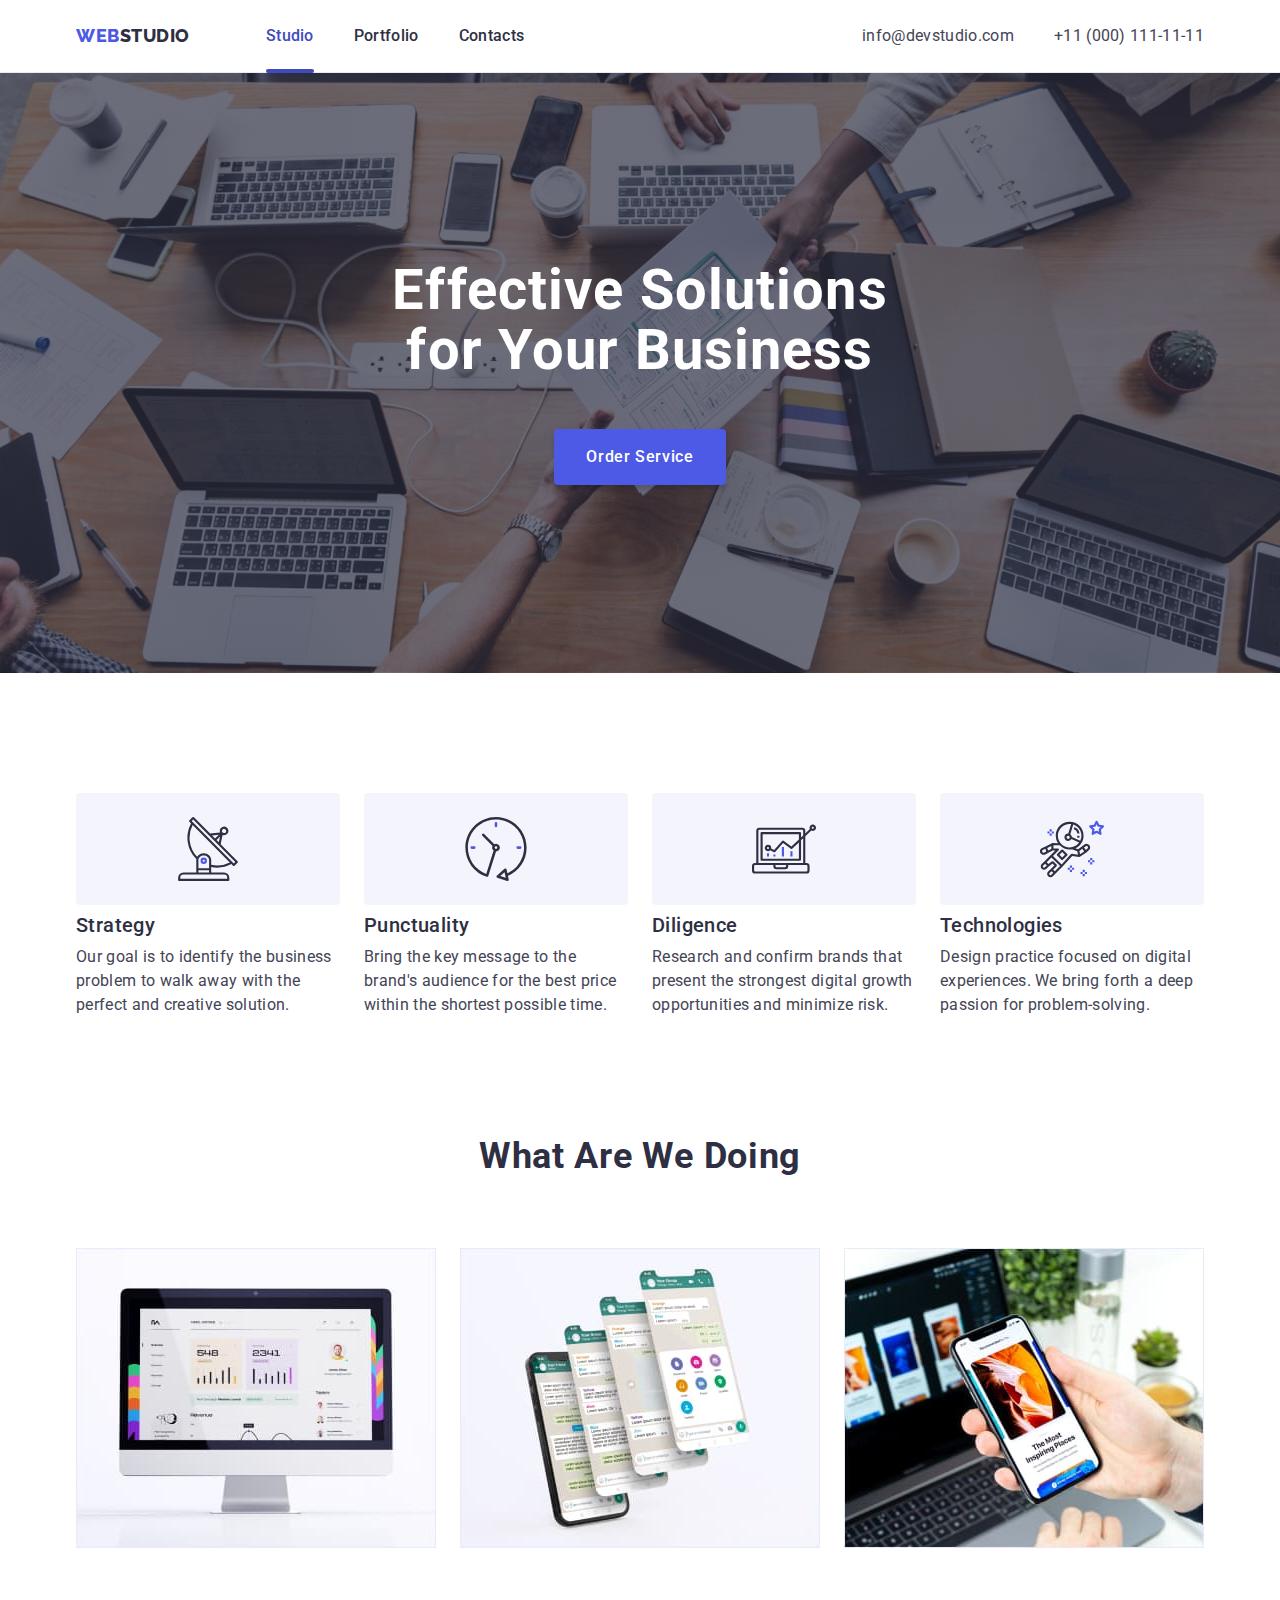
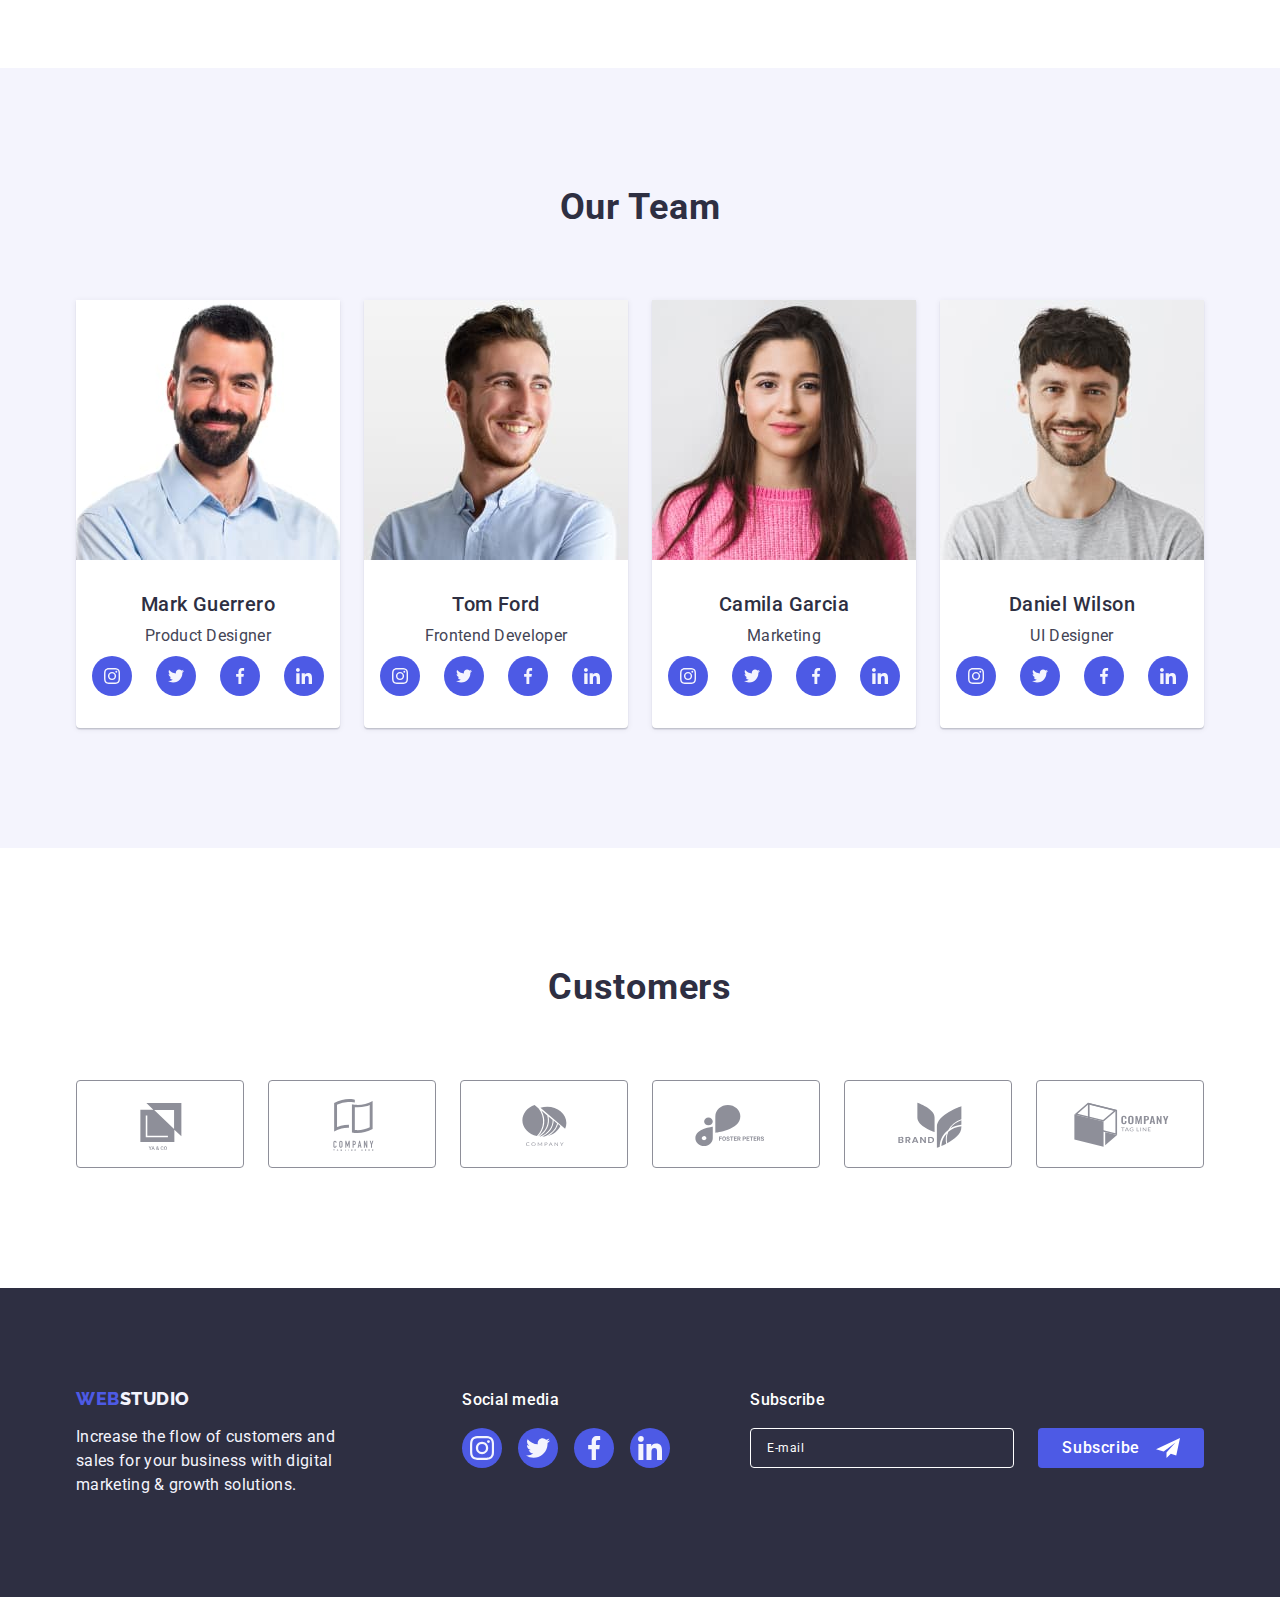
<file: index.html>
<!DOCTYPE html>
<html lang="en">
  <head>
    <meta charset="UTF-8" />
    <meta http-equiv="X-UA-Compatible" content="IE=edge" />
    <meta name="viewport" content="width=device-width, initial-scale=1.0" />
    <title>Студія</title>
    <link rel="preconnect" href="https://fonts.googleapis.com" />
    <link rel="preconnect" href="https://fonts.gstatic.com" crossorigin />
    <link
      href="https://fonts.googleapis.com/css2?family=Raleway:wght@800&family=Roboto:wght@400;500;700;900&display=swap"
      rel="stylesheet"
    />
    <link
      rel="stylesheet"
      href="https://cdnjs.cloudflare.com/ajax/libs/modern-normalize/1.1.0/modern-normalize.min.css"
    />
    <link rel="stylesheet" href="./css/styles.css" />
  </head>
  <body>
    <!-- Header -->
    <header class="page-header">
      <div class="container page-header-nav">
        <nav class="page-nav">
          <a class="logo link page-header-logo" href="./index.html">
            Web<span class="header-logo-second-part">Studio</span>
          </a>

          <ul class="page-nav-list">
            <li class="page-nav-item">
              <a class="page-nav-link link current" href="./index.html"
                >Studio</a
              >
            </li>
            <li class="page-nav-item">
              <a class="page-nav-link link" href="./portfolio.html"
                >Portfolio</a
              >
            </li>
            <li class="page-nav-item">
              <a class="page-nav-link link" href="">Contacts</a>
            </li>
          </ul>
        </nav>

        <address class="contacts">
          <ul class="contact-list">
            <li class="contact-item">
              <a class="contact-link link" href="mailto:info@devstudio.com"
                >info@devstudio.com</a
              >
            </li>
            <li class="contact-item">
              <a class="contact-link link" href="tel:+110001111111"
                >+11 (000) 111-11-11</a
              >
            </li>
          </ul>
        </address>
      </div>
    </header>
    <!-- Main -->
    <main>
      <!-- Hero -->
      <section class="hero-section">
        <div class="container">
          <h1 class="hero-title">Effective Solutions for Your Business</h1>
          <button class="modal-btn" type="button" data-modal-open>
            Order Service
          </button>
        </div>
      </section>
      <!-- About us -->
      <section class="section about-us-section">
        <div class="container">
          <h2 class="about-us-title visually-hidden">About us</h2>
          <ul class="about-us-list">
            <li class="about-us-item">
              <div class="about-us-top">
                <svg class="about-us-icon" width="64" height="64">
                  <use href="./images/icon.svg#antenna"></use>
                </svg>
              </div>
              <h3 class="about-us-title">Strategy</h3>
              <p class="about-us-text">
                Our goal is to identify the business problem to walk away with
                the perfect and creative solution.
              </p>
            </li>
            <li class="about-us-item">
              <div class="about-us-top">
                <svg class="about-us-icon" width="64" height="64">
                  <use href="./images/icon.svg#clock"></use>
                </svg>
              </div>
              <h3 class="about-us-title">Punctuality</h3>
              <p class="about-us-text">
                Bring the key message to the brand's audience for the best price
                within the shortest possible time.
              </p>
            </li>
            <li class="about-us-item">
              <div class="about-us-top">
                <svg class="about-us-icon" width="64" height="64">
                  <use href="./images/icon.svg#diagram"></use>
                </svg>
              </div>
              <h3 class="about-us-title">Diligence</h3>
              <p class="about-us-text">
                Research and confirm brands that present the strongest digital
                growth opportunities and minimize risk.
              </p>
            </li>
            <li class="about-us-item">
              <div class="about-us-top">
                <svg class="about-us-icon" width="64" height="64">
                  <use href="./images/icon.svg#astronaut"></use>
                </svg>
              </div>
              <h3 class="about-us-title">Technologies</h3>
              <p class="about-us-text">
                Design practice focused on digital experiences. We bring forth a
                deep passion for problem-solving.
              </p>
            </li>
          </ul>
        </div>
      </section>
      <!-- What are we doing -->
      <section class="section products-section">
        <div class="container">
          <h2 class="section-title">What are we doing</h2>
          <ul class="products-list">
            <li class="products-item">
              <img
                class="products-img"
                src="./images/what-are-we-doing/computer.jpg"
                alt="Computer monitor showing a website"
                width="360"
                height="300"
              />
            </li>
            <li class="products-item">
              <img
                class="products-img"
                src="./images/what-are-we-doing/phone.jpg"
                alt="Smartphone with a messaging app shown on the screen"
                width="360"
                height="300"
              />
            </li>
            <li class="products-item">
              <img
                class="products-img"
                src="./images/what-are-we-doing/laptop.jpg"
                alt="Smartphone in a person's hand and a laptop on a table"
                width="360"
                height="300"
              />
            </li>
          </ul>
        </div>
      </section>
      <!-- Our Team -->
      <section class="section our-team-section">
        <div class="container">
          <h2 class="section-title">Our Team</h2>
          <ul class="our-team-list">
            <li class="our-team-item">
              <img
                class="our-team-img"
                src="./images/our-team/mark-guerrero.jpg"
                alt="Portrait photo of Mark Guerrero"
                width="264"
                height="260"
              />
              <div class="our-team-content">
                <h3 class="our-team-name">Mark Guerrero</h3>
                <p class="our-team-position">Product Designer</p>
                <ul class="team-social-list">
                  <li class="team-social-item">
                    <a
                      class="team-social-link"
                      href=""
                      target="_blank"
                      rel="noopener noreferrer"
                      aria-label="Instagram"
                    >
                      <svg class="team-social-icon" width="16" height="16">
                        <use href="./images/icon.svg#instagram"></use>
                      </svg>
                    </a>
                  </li>
                  <li class="team-social-item">
                    <a
                      class="team-social-link"
                      href=""
                      target="_blank"
                      rel="noopener noreferrer"
                      aria-label="Twitter"
                    >
                      <svg class="team-social-icon" width="16" height="16">
                        <use href="./images/icon.svg#twitter"></use>
                      </svg>
                    </a>
                  </li>
                  <li class="team-social-item">
                    <a
                      class="team-social-link"
                      href=""
                      target="_blank"
                      rel="noopener noreferrer"
                      aria-label="Facebook"
                    >
                      <svg class="team-social-icon" width="16" height="16">
                        <use href="./images/icon.svg#facebook"></use>
                      </svg>
                    </a>
                  </li>
                  <li class="team-social-item">
                    <a
                      class="team-social-link"
                      href=""
                      target="_blank"
                      rel="noopener noreferrer"
                      aria-label="LinkedIn"
                    >
                      <svg class="team-social-icon" width="16" height="16">
                        <use href="./images/icon.svg#linkedin"></use>
                      </svg>
                    </a>
                  </li>
                </ul>
              </div>
            </li>
            <li class="our-team-item">
              <img
                class="our-team-img"
                src="./images/our-team/tom-ford.jpg"
                alt="Portrait photo of Tom Ford"
                width="264"
                height="260"
              />
              <div class="our-team-content">
                <h3 class="our-team-name">Tom Ford</h3>
                <p class="our-team-position">Frontend Developer</p>
                <ul class="team-social-list">
                  <li class="team-social-item">
                    <a
                      class="team-social-link"
                      href=""
                      target="_blank"
                      rel="noopener noreferrer"
                      aria-label="Instagram"
                    >
                      <svg class="team-social-icon" width="16" height="16">
                        <use href="./images/icon.svg#instagram"></use>
                      </svg>
                    </a>
                  </li>
                  <li class="team-social-item">
                    <a
                      class="team-social-link"
                      href=""
                      target="_blank"
                      rel="noopener noreferrer"
                      aria-label="Twitter"
                    >
                      <svg class="team-social-icon" width="16" height="16">
                        <use href="./images/icon.svg#twitter"></use>
                      </svg>
                    </a>
                  </li>
                  <li class="team-social-item">
                    <a
                      class="team-social-link"
                      href=""
                      target="_blank"
                      rel="noopener noreferrer"
                      aria-label="Facebook"
                    >
                      <svg class="team-social-icon" width="16" height="16">
                        <use href="./images/icon.svg#facebook"></use>
                      </svg>
                    </a>
                  </li>
                  <li class="team-social-item">
                    <a
                      class="team-social-link"
                      href=""
                      target="_blank"
                      rel="noopener noreferrer"
                      aria-label="LinkedIn"
                    >
                      <svg class="team-social-icon" width="16" height="16">
                        <use href="./images/icon.svg#linkedin"></use>
                      </svg>
                    </a>
                  </li>
                </ul>
              </div>
            </li>
            <li class="our-team-item">
              <img
                class="our-team-img"
                src="./images/our-team/camila-garcia.jpg"
                alt="Portrait photo of Camila Garcia"
                width="264"
                height="260"
              />
              <div class="our-team-content">
                <h3 class="our-team-name">Camila Garcia</h3>
                <p class="our-team-position">Marketing</p>
                <ul class="team-social-list">
                  <li class="team-social-item">
                    <a
                      class="team-social-link"
                      href=""
                      target="_blank"
                      rel="noopener noreferrer"
                      aria-label="Instagram"
                    >
                      <svg class="team-social-icon" width="16" height="16">
                        <use href="./images/icon.svg#instagram"></use>
                      </svg>
                    </a>
                  </li>
                  <li class="team-social-item">
                    <a
                      class="team-social-link"
                      href=""
                      target="_blank"
                      rel="noopener noreferrer"
                      aria-label="Twitter"
                    >
                      <svg class="team-social-icon" width="16" height="16">
                        <use href="./images/icon.svg#twitter"></use>
                      </svg>
                    </a>
                  </li>
                  <li class="team-social-item">
                    <a
                      class="team-social-link"
                      href=""
                      target="_blank"
                      rel="noopener noreferrer"
                      aria-label="Facebook"
                    >
                      <svg class="team-social-icon" width="16" height="16">
                        <use href="./images/icon.svg#facebook"></use>
                      </svg>
                    </a>
                  </li>
                  <li class="team-social-item">
                    <a
                      class="team-social-link"
                      href=""
                      target="_blank"
                      rel="noopener noreferrer"
                      aria-label="LinkedIn"
                    >
                      <svg class="team-social-icon" width="16" height="16">
                        <use href="./images/icon.svg#linkedin"></use>
                      </svg>
                    </a>
                  </li>
                </ul>
              </div>
            </li>
            <li class="our-team-item">
              <img
                class="our-team-img"
                src="./images/our-team/daniel-wilson.jpg"
                alt="Portrait photo of Daniel Wilson"
                width="264"
                height="260"
              />
              <div class="our-team-content">
                <h3 class="our-team-name">Daniel Wilson</h3>
                <p class="our-team-position">UI Designer</p>
                <ul class="team-social-list">
                  <li class="team-social-item">
                    <a
                      class="team-social-link"
                      href=""
                      target="_blank"
                      rel="noopener noreferrer"
                      aria-label="Instagram"
                    >
                      <svg class="team-social-icon" width="16" height="16">
                        <use href="./images/icon.svg#instagram"></use>
                      </svg>
                    </a>
                  </li>
                  <li class="team-social-item">
                    <a
                      class="team-social-link"
                      href=""
                      target="_blank"
                      rel="noopener noreferrer"
                      aria-label="Twitter"
                    >
                      <svg class="team-social-icon" width="16" height="16">
                        <use href="./images/icon.svg#twitter"></use>
                      </svg>
                    </a>
                  </li>
                  <li class="team-social-item">
                    <a
                      class="team-social-link"
                      href=""
                      target="_blank"
                      rel="noopener noreferrer"
                      aria-label="Facebook"
                    >
                      <svg class="team-social-icon" width="16" height="16">
                        <use href="./images/icon.svg#facebook"></use>
                      </svg>
                    </a>
                  </li>
                  <li class="team-social-item">
                    <a
                      class="team-social-link"
                      href=""
                      target="_blank"
                      rel="noopener noreferrer"
                      aria-label="LinkedIn"
                    >
                      <svg class="team-social-icon" width="16" height="16">
                        <use href="./images/icon.svg#linkedin"></use>
                      </svg>
                    </a>
                  </li>
                </ul>
              </div>
            </li>
          </ul>
        </div>
      </section>
      <!-- Customers -->
      <section class="section customers-section">
        <div class="container">
          <h2 class="section-title">Customers</h2>
          <ul class="customers-list">
            <li class="customers-item">
              <a
                class="customers-link"
                href=""
                target="_blank"
                rel="noopener noreferrer"
              >
                <svg class="customers-icon" width="104" height="56">
                  <use href="./images/icon.svg#customer-1"></use>
                </svg>
              </a>
            </li>
            <li class="customers-item">
              <a
                class="customers-link"
                href=""
                target="_blank"
                rel="noopener noreferrer"
              >
                <svg class="customers-icon" width="104" height="56">
                  <use href="./images/icon.svg#customer-2"></use>
                </svg>
              </a>
            </li>
            <li class="customers-item">
              <a
                class="customers-link"
                href=""
                target="_blank"
                rel="noopener noreferrer"
              >
                <svg class="customers-icon" width="104" height="56">
                  <use href="./images/icon.svg#customer-3"></use>
                </svg>
              </a>
            </li>
            <li class="customers-item">
              <a
                class="customers-link"
                href=""
                target="_blank"
                rel="noopener noreferrer"
              >
                <svg class="customers-icon" width="104" height="56">
                  <use href="./images/icon.svg#customer-4"></use>
                </svg>
              </a>
            </li>
            <li class="customers-item">
              <a
                class="customers-link"
                href=""
                target="_blank"
                rel="noopener noreferrer"
              >
                <svg class="customers-icon" width="104" height="56">
                  <use href="./images/icon.svg#customer-5"></use>
                </svg>
              </a>
            </li>
            <li class="customers-item">
              <a
                class="customers-link"
                href=""
                target="_blank"
                rel="noopener noreferrer"
              >
                <svg class="customers-icon" width="104" height="56">
                  <use href="./images/icon.svg#customer-6"></use>
                </svg>
              </a>
            </li>
          </ul>
        </div>
      </section>
    </main>
    <!-- Footer -->
    <footer class="webstudio-footer">
      <div class="container footer-container">
        <div class="footer-logo-container">
          <a class="logo link footer-logo" href="./index.html"
            >Web<span class="footer-logo-second-part">Studio</span>
          </a>
          <p class="footer-text">
            Increase the flow of customers and sales for your business with
            digital marketing & growth solutions.
          </p>
        </div>
        <div class="footer-social">
          <p class="footer-social-title">Social media</p>
          <ul class="footer-social-list">
            <li class="footer-social-item">
              <a
                class="footer-social-link"
                href=""
                target="_blank"
                rel="noopener noreferrer"
                aria-label="Instagram"
              >
                <svg class="footer-social-icon" width="24" height="24">
                  <use href="./images/icon.svg#instagram"></use>
                </svg>
              </a>
            </li>
            <li class="footer-social-item">
              <a
                class="footer-social-link"
                href=""
                target="_blank"
                rel="noopener noreferrer"
                aria-label="Twitter"
              >
                <svg class="footer-social-icon" width="24" height="24">
                  <use href="./images/icon.svg#twitter"></use>
                </svg>
              </a>
            </li>
            <li class="footer-social-item">
              <a
                class="footer-social-link"
                href=""
                target="_blank"
                rel="noopener noreferrer"
                aria-label="Facebook"
              >
                <svg class="footer-social-icon" width="24" height="24">
                  <use href="./images/icon.svg#facebook"></use>
                </svg>
              </a>
            </li>
            <li class="footer-social-item">
              <a
                class="footer-social-link"
                href=""
                target="_blank"
                rel="noopener noreferrer"
                aria-label="LinkedIn"
              >
                <svg class="footer-social-icon" width="24" height="24">
                  <use href="./images/icon.svg#linkedin"></use>
                </svg>
              </a>
            </li>
          </ul>
        </div>
        <div class="footer-subscription-form">
          <p class="subscription-form-title">Subscribe</p>
          <form class="subscription-form">
            <input
              class="subscription-form-input"
              type="email"
              name="user_subscription_email"
              placeholder="E-mail"
            />
            <button class="subscription-form-btn" type="submit">
              <span class="subscription-form-btn-text">Subscribe</span>
              <svg class="subscription-form-btn-icon" width="24" height="24">
                <use href="./images/icon.svg#subscribe"></use>
              </svg>
            </button>
          </form>
        </div>
      </div>
    </footer>

    <div class="backdrop is-hidden" data-modal>
      <div class="modal">
        <button type="button" class="modal-close-btn" data-modal-close>
          <svg class="modal-close-icon" width="8" height="8">
            <use href="./images/icon.svg#close-button"></use>
          </svg>
        </button>

        <strong class="modal-title"
          >Leave your contacts and we will call you back</strong
        >
        <form class="modal-form" name="contact_form">
          <div class="modal-form-field">
            <label class="modal-form-label" for="user_name">Name</label>
            <input
              class="modal-form-input"
              type="text"
              name="user_name"
              id="user_name"
            />
            <svg class="modal-form-icon" width="18" height="24">
              <use href="./images/icon.svg#user-icon"></use>
            </svg>
          </div>

          <div class="modal-form-field">
            <label class="modal-form-label" for="user_phone">Phone</label>
            <input
              class="modal-form-input"
              type="tel"
              name="user_phone"
              id="user_phone"
            />
            <svg class="modal-form-icon" width="18" height="24">
              <use href="./images/icon.svg#phone-icon"></use>
            </svg>
          </div>

          <div class="modal-form-field">
            <label class="modal-form-label" for="user_email">Email</label>
            <input
              class="modal-form-input"
              type="email"
              name="user_email"
              id="user_email"
            />
            <svg class="modal-form-icon" width="18" height="24">
              <use href="./images/icon.svg#email-icon"></use>
            </svg>
          </div>

          <div class="modal-form-comment">
            <label class="modal-form-label" for="user_comment">Comment</label>
            <textarea
              class="modal-form-textarea"
              name="user_comment"
              id="user_comment"
              placeholder="Text input"
            ></textarea>
          </div>

          <div class="modal-form-policy">
            <input
              class="modal-form-checkbox visually-hidden"
              type="checkbox"
              name="policy_checkbox"
              id="policy_checkbox"
            />
            <label class="modal-form-policy-label" for="policy_checkbox">
              <span class="custom-checkbox">
                <svg class="modal-form-checkbox-icon" width="10" height="8">
                  <use href="./images/icon.svg#checkbox"></use>
                </svg>
              </span>
              <span class="modal-form-policy-text">
                I accept the terms and conditions of the
                <a class="modal-form-policy-link" href="">Privacy Policy</a>
              </span>
            </label>
          </div>

          <button class="modal-btn" type="submit">Send</button>
        </form>
      </div>
    </div>

    <script src="./js/modal.js"></script>
  </body>
</html>
</file>
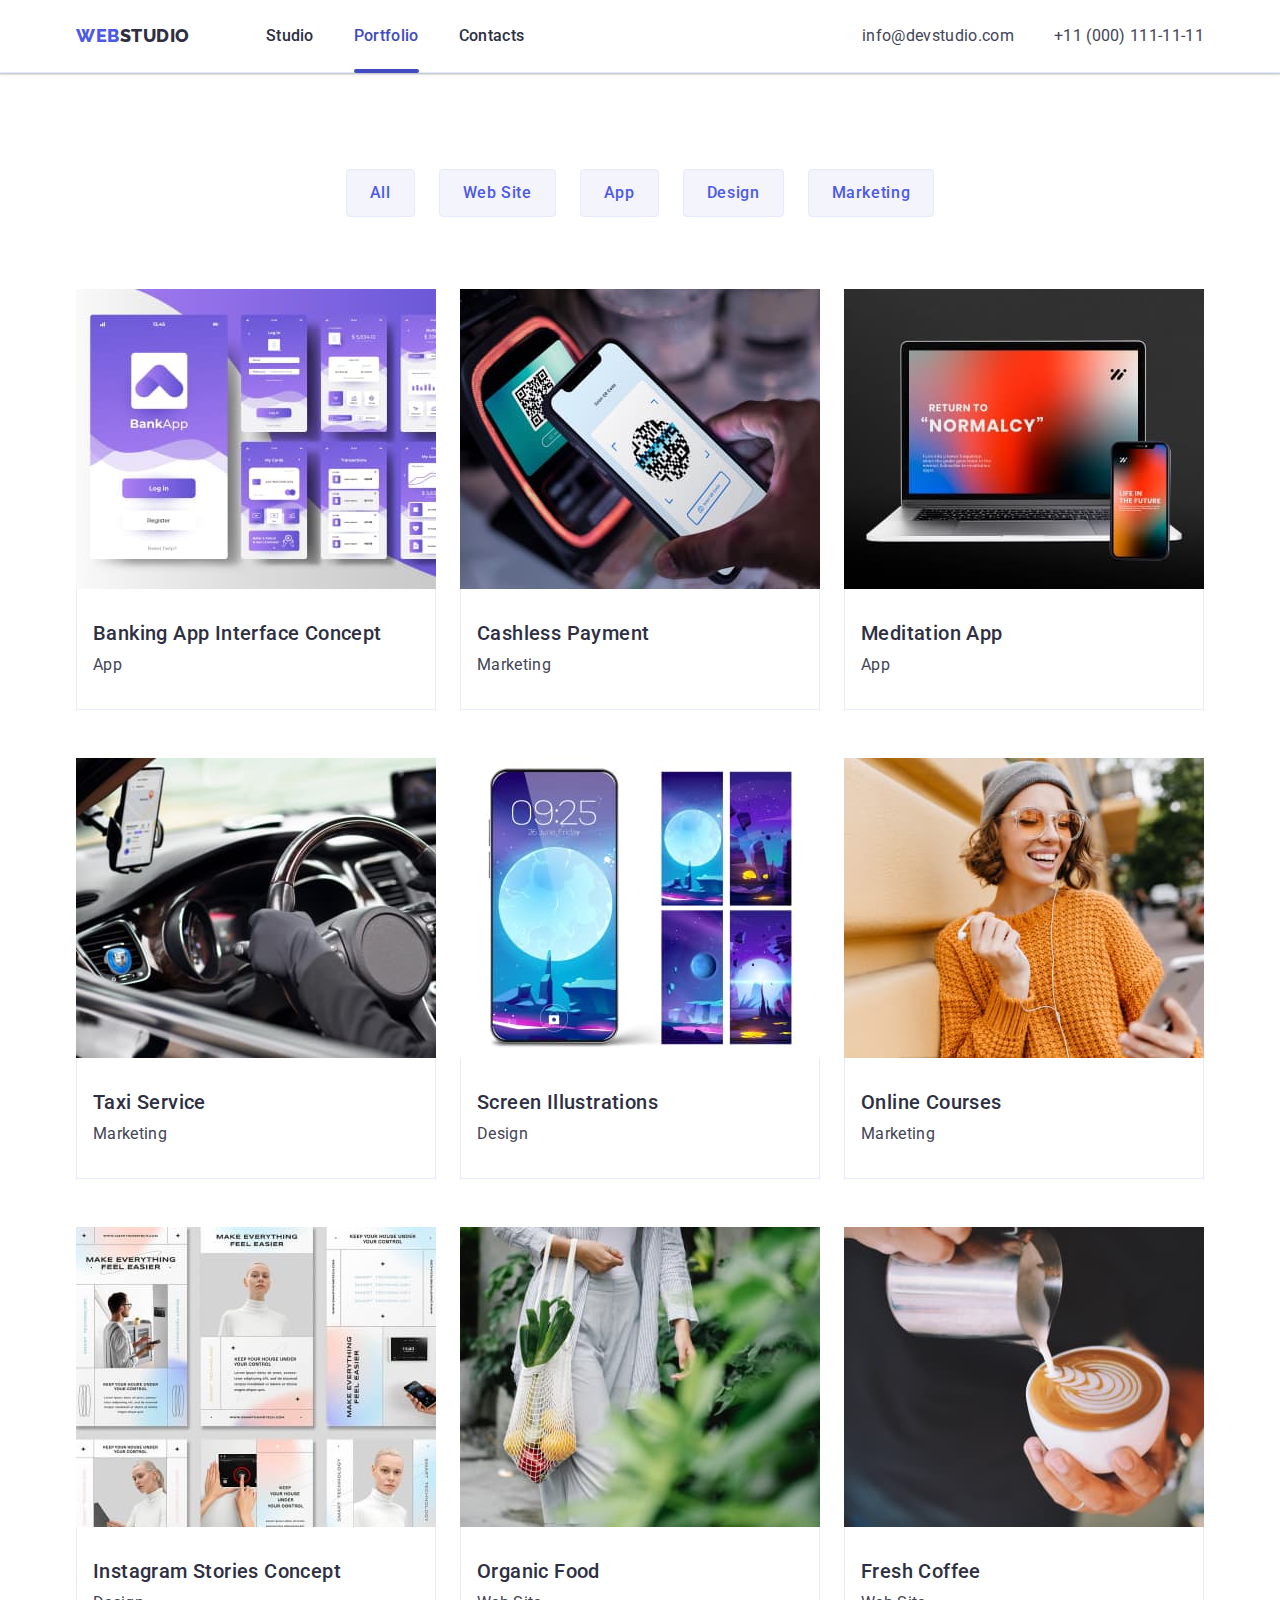
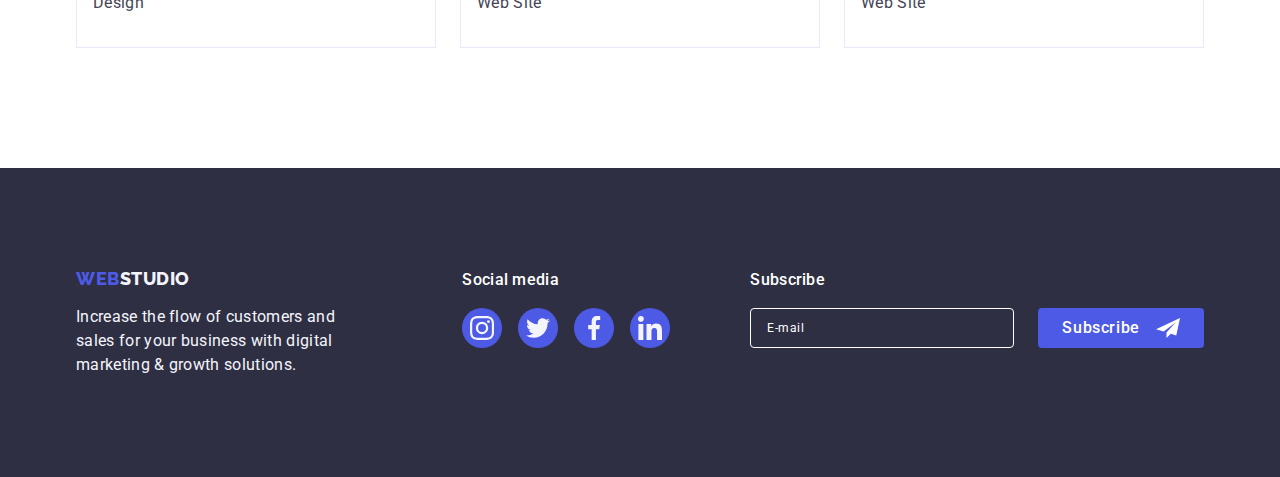
<file: portfolio.html>
<!DOCTYPE html>
<html lang="en">
  <head>
    <meta charset="UTF-8" />
    <meta http-equiv="X-UA-Compatible" content="IE=edge" />
    <meta name="viewport" content="width=device-width, initial-scale=1.0" />
    <title>Портфоліо</title>
    <link rel="preconnect" href="https://fonts.googleapis.com" />
    <link rel="preconnect" href="https://fonts.gstatic.com" crossorigin />
    <link
      href="https://fonts.googleapis.com/css2?family=Raleway:wght@800&family=Roboto:wght@400;500;700;900&display=swap"
      rel="stylesheet"
    />
    <link
      rel="stylesheet"
      href="https://cdnjs.cloudflare.com/ajax/libs/modern-normalize/1.1.0/modern-normalize.min.css"
    />
    <link rel="stylesheet" href="./css/styles.css" />
  </head>
  <body>
    <!-- Header -->
    <header class="page-header">
      <div class="container page-header-nav">
        <nav class="page-nav">
          <a class="logo link page-header-logo" href="./index.html">
            Web<span class="header-logo-second-part">Studio</span>
          </a>

          <ul class="page-nav-list">
            <li class="page-nav-item">
              <a class="page-nav-link link" href="./index.html">Studio</a>
            </li>
            <li class="page-nav-item">
              <a class="page-nav-link link current" href="./portfolio.html"
                >Portfolio</a
              >
            </li>
            <li class="page-nav-item">
              <a class="page-nav-link link" href="">Contacts</a>
            </li>
          </ul>
        </nav>

        <address class="contacts">
          <ul class="contact-list">
            <li class="contact-item">
              <a class="contact-link link" href="mailto:info@devstudio.com"
                >info@devstudio.com</a
              >
            </li>
            <li class="contact-item">
              <a class="contact-link link" href="tel:+110001111111"
                >+11 (000) 111-11-11</a
              >
            </li>
          </ul>
        </address>
      </div>
    </header>
    <!-- Main -->
    <main>
      <!-- Portfolio -->
      <section class="section our-works-section">
        <div class="container">
          <h1 class="visually-hidden">Our works</h1>
          <ul class="filter-list">
            <li class="filter-item">
              <button class="filter-btn" type="button">All</button>
            </li>
            <li class="filter-item">
              <button class="filter-btn" type="button">Web Site</button>
            </li>
            <li class="filter-item">
              <button class="filter-btn" type="button">App</button>
            </li>
            <li class="filter-item">
              <button class="filter-btn" type="button">Design</button>
            </li>
            <li class="filter-item">
              <button class="filter-btn" type="button">Marketing</button>
            </li>
          </ul>

          <ul class="project-list">
            <li class="project-item">
              <a class="project-item-link link" href="">
                <div class="project-thumb">
                  <img
                    class="project-img"
                    src="./images/our-works/project1.jpg"
                    alt="Banking phone app interface"
                    width="360"
                    height="300"
                  />

                  <div class="project-overlay">
                    <p class="project-overlay-text">
                      14 Stylish and User-Friendly App Design Concepts · Task
                      Manager App · Calorie Tracker App · Exotic Fruit Ecommerce
                      App · Cloud Storage App
                    </p>
                  </div>
                </div>
                <div class="project-description">
                  <h2 class="project-title">Banking App Interface Concept</h2>
                  <p class="project-filter">App</p>
                </div>
              </a>
            </li>
            <li class="project-item">
              <a class="project-item-link link" href="">
                <div class="project-thumb">
                  <img
                    class="project-img"
                    src="./images/our-works/project2.jpg"
                    alt="Smartphone and a payment terminal"
                    width="360"
                    height="300"
                  />

                  <div class="project-overlay">
                    <p class="project-overlay-text">
                      14 Stylish and User-Friendly App Design Concepts · Task
                      Manager App · Calorie Tracker App · Exotic Fruit Ecommerce
                      App · Cloud Storage App
                    </p>
                  </div>
                </div>
                <div class="project-description">
                  <h2 class="project-title">Cashless Payment</h2>
                  <p class="project-filter">Marketing</p>
                </div>
              </a>
            </li>
            <li class="project-item">
              <a class="project-item-link link" href="">
                <div class="project-thumb">
                  <img
                    class="project-img"
                    src="./images/our-works/project3.jpg"
                    alt="Smartphone and a laptop"
                    width="360"
                    height="300"
                  />

                  <div class="project-overlay">
                    <p class="project-overlay-text">
                      14 Stylish and User-Friendly App Design Concepts · Task
                      Manager App · Calorie Tracker App · Exotic Fruit Ecommerce
                      App · Cloud Storage App
                    </p>
                  </div>
                </div>
                <div class="project-description">
                  <h2 class="project-title">Meditation App</h2>
                  <p class="project-filter">App</p>
                </div>
              </a>
            </li>
            <li class="project-item">
              <a class="project-item-link link" href="">
                <div class="project-thumb">
                  <img
                    class="project-img"
                    src="./images/our-works/project4.jpg"
                    alt="Steering wheel in a car"
                    width="360"
                    height="300"
                  />

                  <div class="project-overlay">
                    <p class="project-overlay-text">
                      14 Stylish and User-Friendly App Design Concepts · Task
                      Manager App · Calorie Tracker App · Exotic Fruit Ecommerce
                      App · Cloud Storage App
                    </p>
                  </div>
                </div>
                <div class="project-description">
                  <h2 class="project-title">Taxi Service</h2>
                  <p class="project-filter">Marketing</p>
                </div>
              </a>
            </li>
            <li class="project-item">
              <a class="project-item-link link" href="">
                <div class="project-thumb">
                  <img
                    class="project-img"
                    src="./images/our-works/project5.jpg"
                    alt="Smartphone screen illustrations"
                    width="360"
                    height="300"
                  />

                  <div class="project-overlay">
                    <p class="project-overlay-text">
                      14 Stylish and User-Friendly App Design Concepts · Task
                      Manager App · Calorie Tracker App · Exotic Fruit Ecommerce
                      App · Cloud Storage App
                    </p>
                  </div>
                </div>
                <div class="project-description">
                  <h2 class="project-title">Screen Illustrations</h2>
                  <p class="project-filter">Design</p>
                </div>
              </a>
            </li>
            <li class="project-item">
              <a class="project-item-link link" href="">
                <div class="project-thumb">
                  <img
                    class="project-img"
                    src="./images/our-works/project6.jpg"
                    alt="Woman wearing headphones"
                    width="360"
                    height="300"
                  />

                  <div class="project-overlay">
                    <p class="project-overlay-text">
                      14 Stylish and User-Friendly App Design Concepts · Task
                      Manager App · Calorie Tracker App · Exotic Fruit Ecommerce
                      App · Cloud Storage App
                    </p>
                  </div>
                </div>
                <div class="project-description">
                  <h2 class="project-title">Online Courses</h2>
                  <p class="project-filter">Marketing</p>
                </div>
              </a>
            </li>
            <li class="project-item">
              <a class="project-item-link link" href="">
                <div class="project-thumb">
                  <img
                    class="project-img"
                    src="./images/our-works/project7.jpg"
                    alt="Instagram stories examples"
                    width="360"
                    height="300"
                  />

                  <div class="project-overlay">
                    <p class="project-overlay-text">
                      14 Stylish and User-Friendly App Design Concepts · Task
                      Manager App · Calorie Tracker App · Exotic Fruit Ecommerce
                      App · Cloud Storage App
                    </p>
                  </div>
                </div>
                <div class="project-description">
                  <h2 class="project-title">Instagram Stories Concept</h2>
                  <p class="project-filter">Design</p>
                </div>
              </a>
            </li>
            <li class="project-item">
              <a class="project-item-link link" href="">
                <div class="project-thumb">
                  <img
                    class="project-img"
                    src="./images/our-works/project8.jpg"
                    alt="Woman wearing a bag with vegatables"
                    width="360"
                    height="300"
                  />

                  <div class="project-overlay">
                    <p class="project-overlay-text">
                      14 Stylish and User-Friendly App Design Concepts · Task
                      Manager App · Calorie Tracker App · Exotic Fruit Ecommerce
                      App · Cloud Storage App
                    </p>
                  </div>
                </div>
                <div class="project-description">
                  <h2 class="project-title">Organic Food</h2>
                  <p class="project-filter">Web Site</p>
                </div>
              </a>
            </li>
            <li class="project-item">
              <a class="project-item-link link" href="">
                <div class="project-thumb">
                  <img
                    class="project-img"
                    src="./images/our-works/project9.jpg"
                    alt="Cup of coffee"
                    width="360"
                    height="300"
                  />
                  <div class="project-overlay">
                    <p class="project-overlay-text">
                      14 Stylish and User-Friendly App Design Concepts · Task
                      Manager App · Calorie Tracker App · Exotic Fruit Ecommerce
                      App · Cloud Storage App
                    </p>
                  </div>
                </div>
                <div class="project-description">
                  <h2 class="project-title">Fresh Coffee</h2>
                  <p class="project-filter">Web Site</p>
                </div>
              </a>
            </li>
          </ul>
        </div>
      </section>
    </main>
    <!-- Footer -->
    <footer class="webstudio-footer">
      <div class="container footer-container">
        <div class="footer-logo-container">
          <a class="logo link footer-logo" href="./index.html"
            >Web<span class="footer-logo-second-part">Studio</span>
          </a>
          <p class="footer-text">
            Increase the flow of customers and sales for your business with
            digital marketing & growth solutions.
          </p>
        </div>
        <div class="footer-social">
          <p class="footer-social-title">Social media</p>
          <ul class="footer-social-list">
            <li class="footer-social-item">
              <a
                class="footer-social-link"
                href=""
                target="_blank"
                rel="noopener noreferrer"
                aria-label="Instagram"
              >
                <svg class="footer-social-icon" width="24" height="24">
                  <use href="./images/icon.svg#instagram"></use>
                </svg>
              </a>
            </li>
            <li class="footer-social-item">
              <a
                class="footer-social-link"
                href=""
                target="_blank"
                rel="noopener noreferrer"
                aria-label="Twitter"
              >
                <svg class="footer-social-icon" width="24" height="24">
                  <use href="./images/icon.svg#twitter"></use>
                </svg>
              </a>
            </li>
            <li class="footer-social-item">
              <a
                class="footer-social-link"
                href=""
                target="_blank"
                rel="noopener noreferrer"
                aria-label="Facebook"
              >
                <svg class="footer-social-icon" width="24" height="24">
                  <use href="./images/icon.svg#facebook"></use>
                </svg>
              </a>
            </li>
            <li class="footer-social-item">
              <a
                class="footer-social-link"
                href=""
                target="_blank"
                rel="noopener noreferrer"
                aria-label="LinkedIn"
              >
                <svg class="footer-social-icon" width="24" height="24">
                  <use href="./images/icon.svg#linkedin"></use>
                </svg>
              </a>
            </li>
          </ul>
        </div>
        <div class="footer-subscription-form">
          <p class="subscription-form-title">Subscribe</p>
          <form class="subscription-form">
            <input
              class="subscription-form-input"
              type="email"
              name="user_subscription_email"
              placeholder="E-mail"
            />
            <button class="subscription-form-btn" type="submit">
              <span class="subscription-form-btn-text">Subscribe</span>
              <svg class="subscription-form-btn-icon" width="24" height="24">
                <use href="./images/icon.svg#subscribe"></use>
              </svg>
            </button>
          </form>
        </div>
      </div>
    </footer>
  </body>
</html>
</file>
<file: css/styles.css>
:root {
  /* Fonts */
  --primary-font: 'Roboto', sans-serif;
  --secondary-font: 'Raleway', sans-serif;
  /* Colors */
  --primary-text-color: #434455;
  --secondary-text-color: #2e2f42;
  --accent-color: #4d5ae5;
  --primary-hover-color: #404bbf;
  --secondary-hover-color: #31d0aa;
  --primary-background-color: #ffffff;
  --secondary-background-color: #f4f4fd;
  --customers-link-color: #8e8f99;
  /* Transition */
  --transition-duration: 250ms;
  --timing-function: cubic-bezier(0.4, 0, 0.2, 1);
}

h1,
h2,
h3,
h4,
h5,
h6,
p {
  margin-top: 0;
  margin-bottom: 0;
}

ul,
ol {
  margin-top: 0;
  margin-bottom: 0;
  padding-left: 0;
  list-style: none;
}

img {
  display: block;
}

button {
  cursor: pointer;
}

.link {
  text-decoration: none;
}

body {
  font-family: var(--primary-font);
  color: var(--primary-text-color);
  background-color: var(--primary-background-color);
}

/* ============Components============ */

.container {
  width: 1158px;
  margin-left: auto;
  margin-right: auto;
  padding-left: 15px;
  padding-right: 15px;
}

.logo {
  font-family: var(--secondary-font);
  font-weight: 800;
  font-size: 18px;
  line-height: 1.17;
  letter-spacing: 0.03em;
  text-transform: uppercase;
  color: var(--accent-color);
}

.section {
  padding-top: 120px;
  padding-bottom: 120px;
}

.section-title {
  margin-bottom: 72px;
  font-weight: 700;
  font-size: 36px;
  line-height: 1.1;
  text-align: center;
  letter-spacing: 0.02em;
  text-transform: capitalize;
  color: var(--secondary-text-color);
}

.visually-hidden {
  position: absolute;
  width: 1px;
  height: 1px;
  margin: -1px;
  border: 0;
  padding: 0;

  white-space: nowrap;
  clip-path: inset(100%);
  clip: rect(0 0 0 0);
  overflow: hidden;
}

/* ============/Components============ */

/* ============STUDIO============ */

/* ============Header============ */

.page-header {
  border-bottom: 1px solid #e7e9fc;
  box-shadow: 0px 2px 1px rgba(46, 47, 66, 0.08),
    0px 1px 1px rgba(46, 47, 66, 0.16), 0px 1px 6px rgba(46, 47, 66, 0.08);
}

.page-header-nav {
  display: flex;
  align-items: center;
}

.page-nav {
  display: flex;
  align-items: center;
}

.page-header-logo {
  padding-top: 24px;
  padding-bottom: 24px;
  margin-right: 76px;
}

.header-logo-second-part {
  color: var(--secondary-text-color);
}

.page-nav-list {
  display: flex;
  align-items: center;
  gap: 40px;
}

.page-nav-link {
  display: block;
  padding-top: 24px;
  padding-bottom: 24px;

  font-weight: 500;
  font-size: 16px;
  line-height: 1.5;
  letter-spacing: 0.02em;
  color: var(--secondary-text-color);

  transition: color var(--transition-duration) var(--timing-function);
}

.page-nav-link:hover,
.page-nav-link:focus {
  color: var(--primary-hover-color);
}

.page-nav-link.current {
  position: relative;
  color: #404bbf;
}

.page-nav-link.current::after {
  position: absolute;
  bottom: -1px;
  left: 0;

  content: '';
  display: block;
  width: 100%;
  height: 4px;
  background-color: #404bbf;
  border-radius: 2px;
}

.contacts {
  font-style: normal;
  margin-left: auto;
}

.contact-list {
  display: flex;
  align-items: center;
  gap: 40px;
}

.contact-link {
  display: block;
  padding-top: 24px;
  padding-bottom: 24px;

  font-weight: 400;
  font-size: 16px;
  line-height: 1.5;
  letter-spacing: 0.02em;
  color: var(--primary-text-color);

  transition: color var(--transition-duration) var(--timing-function);
}

.contact-link:hover,
.contact-link:focus {
  color: var(--primary-hover-color);
}
/* ============/Header============ */

/* ============Hero============ */

.hero-section {
  max-width: 1440px;
  padding-top: 188px;
  padding-bottom: 188px;
  margin-left: auto;
  margin-right: auto;
  text-align: center;

  background-color: var(--secondary-text-color);
  background-image: linear-gradient(
      rgba(46, 47, 66, 0.7),
      rgba(46, 47, 66, 0.7)
    ),
    url('../images/hero/hero-background.jpg');
  background-repeat: no-repeat;
  background-position: center;
  background-size: cover;
}

.hero-title {
  max-width: 496px;
  margin-right: auto;
  margin-left: auto;
  margin-bottom: 48px;
  font-style: normal;
  font-weight: 700;
  font-size: 56px;
  line-height: 1.07;
  letter-spacing: 0.02em;
  color: var(--primary-background-color);
}

.modal-btn {
  display: block;
  padding: 16px 32px;
  margin-right: auto;
  margin-left: auto;
  min-width: 169px;
  max-height: 56px;
  border-radius: 4px;
  border: none;

  font-weight: 500;
  font-size: 16px;
  line-height: 1.5;
  letter-spacing: 0.04em;
  background-color: var(--accent-color);
  color: var(--primary-background-color);
  box-shadow: 0px 4px 4px rgba(0, 0, 0, 0.15);

  transition: background-color var(--transition-duration) var(--timing-function);
}

.modal-btn:hover,
.modal-btn:focus {
  background-color: var(--primary-hover-color);
}

/* ============/Hero============ */

/* ============About us============ */

.about-us-list {
  display: flex;
  gap: 24px;
}

.about-us-item {
  flex-basis: calc((100% - 72px) / 4);
}

.about-us-top {
  display: flex;
  justify-content: center;
  align-items: center;
  height: 112px;
  margin-bottom: 8px;

  background-color: var(--secondary-background-color);
  border-radius: 4px;
}

.about-us-title {
  margin-bottom: 8px;
  font-weight: 500;
  font-size: 20px;
  line-height: 1.2;
  letter-spacing: 0.02em;
  color: var(--secondary-text-color);
}

.about-us-text {
  font-size: 16px;
  line-height: 1.5;
  letter-spacing: 0.02em;
  color: var(--primary-text-color);
}

/* ============/About us============ */

/* ============What are we doing============ */

.products-section {
  padding-top: 0;
}

.products-list {
  display: flex;
  flex-wrap: wrap;
  gap: 24px;
}

.products-item {
  flex-basis: calc((100% - 48px) / 3);
}

/* ============/What are we doing============ */

/* ============Our team============ */

.our-team-section {
  background-color: var(--secondary-background-color);
}

.our-team-list {
  display: flex;
  gap: 24px;
  flex-wrap: wrap;
}

.our-team-item {
  flex-basis: calc((100% - 72px) / 4);

  background-color: var(--primary-background-color);
  box-shadow: 0px 1px 6px rgba(46, 47, 66, 0.08),
    0px 1px 1px rgba(46, 47, 66, 0.16), 0px 2px 1px rgba(46, 47, 66, 0.08);
  border-radius: 0px 0px 4px 4px;
}

.our-team-content {
  padding: 32px 0;
  border-radius: 0px 0px 4px 4px;
}

.our-team-name {
  margin-bottom: 8px;
  font-weight: 500;
  font-size: 20px;
  line-height: 1.2;
  text-align: center;
  letter-spacing: 0.02em;
  color: var(--secondary-text-color);
}

.our-team-position {
  margin-bottom: 8px;
  font-size: 16px;
  line-height: 1.5;
  letter-spacing: 0.02em;
  text-align: center;
  color: var(--primary-text-color);
}

.team-social-list {
  display: flex;
  gap: 24px;
  justify-content: center;
}

.team-social-link {
  display: flex;
  justify-content: center;
  align-items: center;
  width: 40px;
  height: 40px;
  border-radius: 50%;
  color: var(--secondary-background-color);
  background-color: var(--accent-color);

  transition: background-color var(--transition-duration) var(--timing-function);
}

.team-social-link:hover,
.team-social-link:focus {
  background-color: var(--primary-hover-color);
}

.team-social-icon {
  fill: currentColor;
}

/* ============/Our team============ */

/* ============Customers============ */

.customers-list {
  display: flex;
  gap: 24px;
  flex-wrap: wrap;
}

.customers-link {
  display: flex;
  justify-content: center;
  align-items: center;
  width: 168px;
  height: 88px;

  color: var(--customers-link-color);
  border: 1px solid var(--customers-link-color);
  border-radius: 4px;

  transition: color var(--transition-duration) var(--timing-function),
    border-color var(--transition-duration) var(--timing-function);
}

.customers-link:hover,
.customers-link:focus {
  color: var(--primary-hover-color);
  border-color: var(--primary-hover-color);
}

.customers-icon {
  fill: currentColor;
}

/* ============/Customers============ */

/* ============Footer============ */

.webstudio-footer {
  padding-top: 100px;
  padding-bottom: 100px;
  background-color: var(--secondary-text-color);
}

.footer-container {
  display: flex;
  align-items: baseline;
}

.footer-logo-container {
  width: 294px;
  margin-right: 120px;
}

.footer-logo {
  display: inline-block;
  margin-bottom: 16px;
}

.footer-logo-second-part {
  color: var(--secondary-background-color);
}

.footer-text {
  font-size: 16px;
  line-height: 1.5;
  letter-spacing: 0.02em;
  color: var(--secondary-background-color);
}

.footer-social {
  margin-right: 80px;
}

.footer-social-title,
.subscription-form-title {
  margin-bottom: 16px;
  font-weight: 500;
  font-size: 16px;
  line-height: 1.5;
  letter-spacing: 0.02em;
  color: var(--primary-background-color);
}

.footer-social-list {
  display: flex;
  gap: 16px;
}

.footer-social-link {
  display: flex;
  justify-content: center;
  align-items: center;
  width: 40px;
  height: 40px;
  border-radius: 50%;
  color: var(--secondary-background-color);
  background-color: var(--accent-color);

  transition: background-color var(--transition-duration) var(--timing-function);
}

.footer-social-link:hover,
.footer-social-link:focus {
  background-color: var(--secondary-hover-color);
}

.footer-social-icon {
  fill: currentColor;
}

.subscription-form {
  display: flex;
  justify-content: center;
  align-items: center;
  gap: 24px;
}

.subscription-form-input {
  width: 264px;
  height: 40px;
  padding: 8px 16px;

  font-size: 12px;
  line-height: 2;
  letter-spacing: 0.04em;
  color: var(--primary-background-color);

  outline: 1px solid transparent;
  border: 1px solid #ffffff;
  border-radius: 4px;

  background-color: transparent;
}

.subscription-form-input::placeholder {
  font-size: 12px;
  line-height: 2;
  letter-spacing: 0.04em;
  color: var(--primary-background-color);
}

.subscription-form-btn {
  display: flex;
  justify-content: center;
  align-items: center;
  gap: 16px;
  padding: 8px 24px;
  margin-right: auto;
  margin-left: auto;
  min-width: 165px;
  max-height: 40px;

  border-radius: 4px;
  border: none;
  background-color: var(--accent-color);

  transition: background-color var(--transition-duration) var(--timing-function);
}

.subscription-form-btn:hover,
.subscription-form-btn:focus {
  background-color: var(--primary-hover-color);
}

.subscription-form-btn-text {
  font-weight: 500;
  font-size: 16px;
  line-height: 1.5;
  letter-spacing: 0.04em;
  text-align: center;
  color: var(--primary-background-color);
}

.subscription-form-btn-icon {
  fill: var(--primary-background-color);
}

/* ============/Footer============ */

/* ============/STUDIO============ */

/* ============PORTFOLIO============ */

/* ============Our works============ */

.our-works-section {
  padding-top: 96px;
  padding-bottom: 120px;
}

.filter-list {
  display: flex;
  justify-content: center;
  margin-bottom: 72px;
  gap: 24px;
}

.filter-btn {
  display: inline-block;
  padding: 11px 23px;

  font-weight: 500;
  font-size: 16px;
  line-height: 1.5;
  text-align: center;
  letter-spacing: 0.04em;

  color: var(--accent-color);
  background-color: var(--secondary-background-color);
  border: 1px solid #e7e9fc;
  border-radius: 4px;

  transition: color var(--transition-duration) var(--timing-function),
    background-color var(--transition-duration) var(--timing-function),
    box-shadow var(--transition-duration) var(--timing-function);
}

.filter-btn:hover,
.filter-btn:focus {
  border: 1px solid transparent;
  color: var(--primary-background-color);
  background-color: var(--primary-hover-color);
  box-shadow: 0px 3px 1px rgba(0, 0, 0, 0.1), 0px 2px 1px rgba(0, 0, 0, 0.08),
    0px 2px 2px rgba(0, 0, 0, 0.12);
}

/* ============Our works============ */

.project-list {
  display: flex;
  flex-wrap: wrap;
  column-gap: 24px;
  row-gap: 48px;
}

.project-item {
  flex-basis: calc((100% - 48px) / 3);
}

.project-item-link {
  display: block;
  transition: box-shadow var(--transition-duration) var(--timing-function);
}

.project-item-link:hover,
.project-item-link:focus {
  box-shadow: 0px 1px 6px rgba(46, 47, 66, 0.08),
    0px 1px 1px rgba(46, 47, 66, 0.16), 0px 2px 1px rgba(46, 47, 66, 0.08);
}

.project-thumb {
  position: relative;
  overflow: hidden;
}

.project-overlay {
  position: absolute;
  top: 0;
  left: 0;
  width: 100%;
  height: 100%;
  padding: 40px 32px;
  overflow: auto;
  background-color: var(--accent-color);

  transform: translateY(100%);
  transition: transform var(--transition-duration) var(--timing-function);
}

.project-overlay-text {
  font-size: 16px;
  line-height: 1.5;
  letter-spacing: 0.02em;
  color: #f4f4fd;
}

.project-item-link:hover .project-overlay,
.project-item-link:focus .project-overlay {
  transform: translateY(0);
}

.project-description {
  padding: 32px 16px;
  border: 1px solid #e7e9fc;
  border-top: none;
}

.project-title {
  margin-bottom: 8px;
  font-weight: 500;
  font-size: 20px;
  line-height: 1.2;
  letter-spacing: 0.02em;
  color: var(--secondary-text-color);
}

.project-filter {
  font-size: 16px;
  line-height: 1.5;
  letter-spacing: 0.02em;
  color: var(--primary-text-color);
}

/* ============/PORTFOLIO============ */

/* ============Modal window============ */

.backdrop {
  position: fixed;
  top: 0;
  left: 0;
  z-index: 100;
  width: 100%;
  height: 100%;
  background-color: rgba(46, 47, 66, 0.4);

  transition: opacity var(--transition-duration) var(--timing-function),
    visibility var(--transition-duration) var(--timing-function);
}

.backdrop.is-hidden {
  opacity: 0;
  visibility: hidden;
  pointer-events: none;
}

.modal {
  position: absolute;
  top: 50%;
  left: 50%;
  max-width: 408px;
  width: 100%;
  padding: 24px;

  background-color: #fcfcfc;
  box-shadow: 0px 1px 1px rgba(0, 0, 0, 0.14), 0px 1px 3px rgba(0, 0, 0, 0.12),
    0px 2px 1px rgba(0, 0, 0, 0.2);
  border-radius: 4px;

  transform: translate(-50%, -50%) scale(1);
  transition: transform var(--transition-duration) var(--timing-function);
}

.backdrop.is-hidden .modal {
  transform: translate(-50%, -50%) scale(0.9);
}

.modal-close-btn {
  display: flex;
  justify-content: center;
  align-items: center;
  margin-left: auto;
  margin-bottom: 24px;

  width: 24px;
  height: 24px;
  padding: 0;
  border-radius: 50%;
  background-color: #e7e9fc;
  border: 1px solid rgba(0, 0, 0, 0.1);

  transition: background-color var(--transition-duration) var(--timing-function);
}

.modal-close-btn:hover,
.modal-close-btn:focus {
  background-color: #404bbf;
}

.modal-close-icon {
  fill: #2e2f42;
  transition: fill var(--transition-duration) var(--timing-function);
}

.modal-close-btn:hover .modal-close-icon,
.modal-close-btn:focus .modal-close-icon {
  fill: #ffffff;
}

.modal-title {
  display: block;
  margin-bottom: 16px;

  font-weight: 500;
  font-size: 16px;
  line-height: 1.5;
  text-align: center;
  letter-spacing: 0.02em;
  color: var(--secondary-text-color);
}

.modal-form-field {
  position: relative;
  margin-bottom: 8px;
}

.modal-form-label {
  display: block;
  margin-bottom: 4px;

  font-size: 12px;
  line-height: 1.17;
  letter-spacing: 0.04em;
  color: #8e8f99;
}

.modal-form-input {
  display: block;
  width: 100%;
  height: 40px;
  padding: 0 38px;

  outline: 1px solid transparent;
  border: 1px solid rgba(46, 47, 66, 0.4);
  border-radius: 4px;

  transition: border-color var(--transition-duration) var(--timing-function);
}

.modal-form-input:focus {
  border-color: var(--accent-color);
}

.modal-form-icon {
  position: absolute;
  left: 16px;
  bottom: 8px;

  pointer-events: none;
  fill: #2e2f42;
  transition: fill var(--transition-duration) var(--timing-function);
}

.modal-form-input:focus + .modal-form-icon {
  fill: var(--accent-color);
}

.modal-form-comment {
  margin-bottom: 16px;
}

.modal-form-textarea {
  display: block;
  width: 100%;
  height: 120px;
  padding: 8px 16px;

  font-size: 12px;
  line-height: 1.17;
  letter-spacing: 0.04em;

  outline: 1px solid transparent;
  border: 1px solid rgba(46, 47, 66, 0.4);
  border-radius: 4px;

  resize: none;
  transition: border-color var(--transition-duration) var(--timing-function);
}

.modal-form-textarea::placeholder {
  color: rgba(46, 47, 66, 0.4);
}

.modal-form-textarea:focus {
  border-color: var(--accent-color);
}

.modal-form-policy-label {
  display: flex;
  justify-content: center;
  align-items: center;
  gap: 8px;
  margin-bottom: 24px;
}

.modal-form-policy-text {
  font-size: 12px;
  line-height: 1.17;
  letter-spacing: 0.04em;
  color: #8e8f99;
}

.modal-form-policy-link {
  line-height: 1.33;
  color: var(--accent-color);
}

.custom-checkbox {
  display: flex;
  justify-content: center;
  align-items: center;

  width: 16px;
  height: 16px;

  border: 1px solid rgba(46, 47, 66, 0.4);
  border-radius: 2px;
  cursor: pointer;

  transition: background-color var(--transition-duration) var(--timing-function),
    border-color var(--transition-duration) var(--timing-function);
}

.modal-form-checkbox:checked + .modal-form-policy-label > .custom-checkbox {
  background-color: var(--accent-color);
  border-color: transparent;
}

.modal-form-checkbox-icon {
  fill: transparent;
  transition: fill var(--transition-duration) var(--timing-function);
}

.modal-form-checkbox:checked
  + .modal-form-policy-label
  > .custom-checkbox
  > .modal-form-checkbox-icon {
  fill: #f4f4fd;
}

/* ============Modal window============ */
</file>
